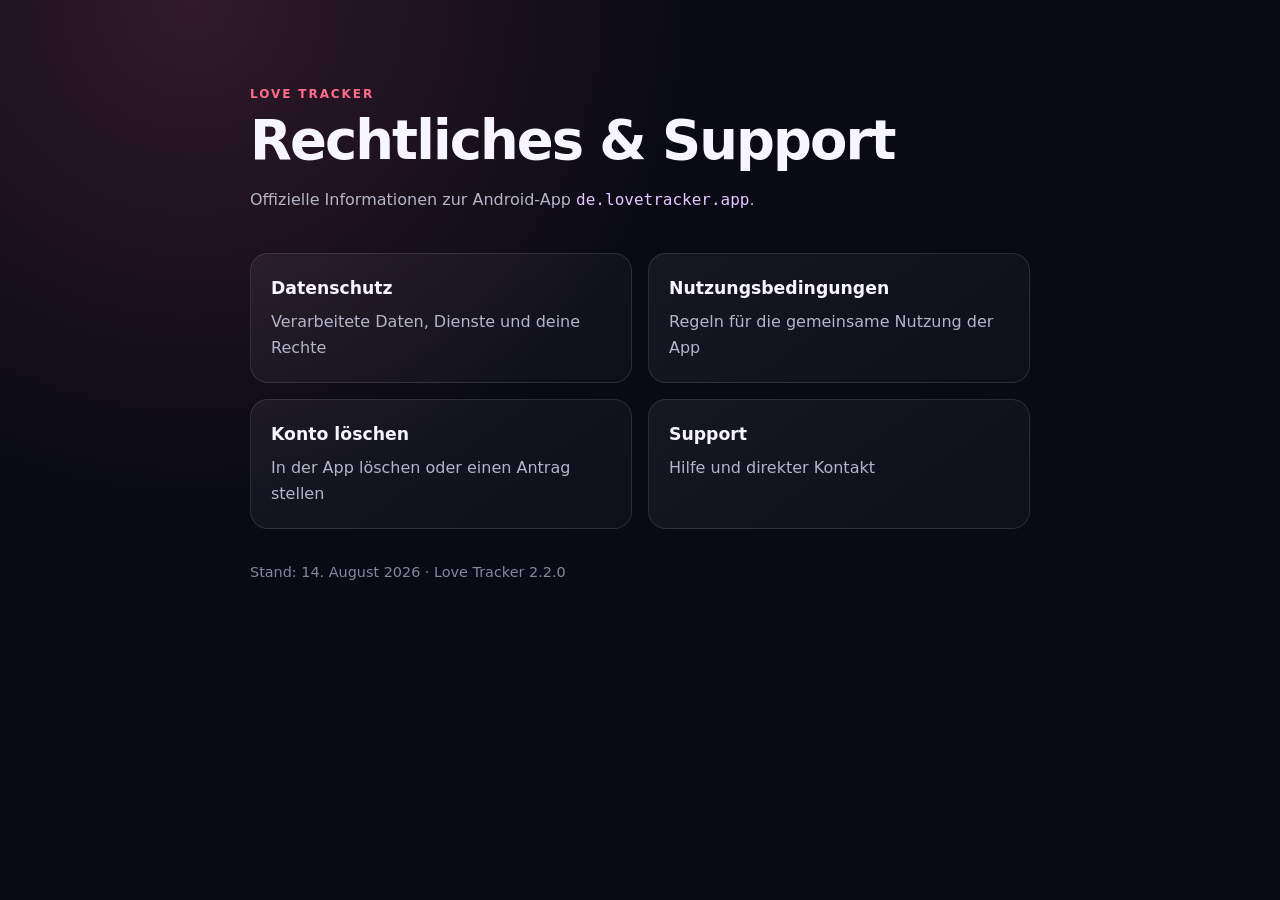
<file: index.html>
<!DOCTYPE html>
<html lang="de">
<head>
  <meta charset="utf-8">
  <meta name="viewport" content="width=device-width, initial-scale=1">
  <title>Love Tracker – Rechtliches und Support</title>
  <meta name="description" content="Datenschutz, Nutzungsbedingungen, Support und Kontolöschung für Love Tracker.">
  <link rel="stylesheet" href="style.css">
</head>
<body>
  <main>
    <header class="hero">
      <span class="eyebrow">LOVE TRACKER</span>
      <h1>Rechtliches &amp; Support</h1>
      <p>Offizielle Informationen zur Android-App <code>de.lovetracker.app</code>.</p>
    </header>
    <nav class="cards" aria-label="Rechtliche Seiten">
      <a class="card" href="privacy.html"><strong>Datenschutz</strong><span>Verarbeitete Daten, Dienste und deine Rechte</span></a>
      <a class="card" href="terms.html"><strong>Nutzungsbedingungen</strong><span>Regeln für die gemeinsame Nutzung der App</span></a>
      <a class="card" href="delete-account.html"><strong>Konto löschen</strong><span>In der App löschen oder einen Antrag stellen</span></a>
      <a class="card" href="support.html"><strong>Support</strong><span>Hilfe und direkter Kontakt</span></a>
    </nav>
    <footer>Stand: 14. August 2026 · Love Tracker 2.2.0</footer>
  </main>
</body>
</html>
</file>
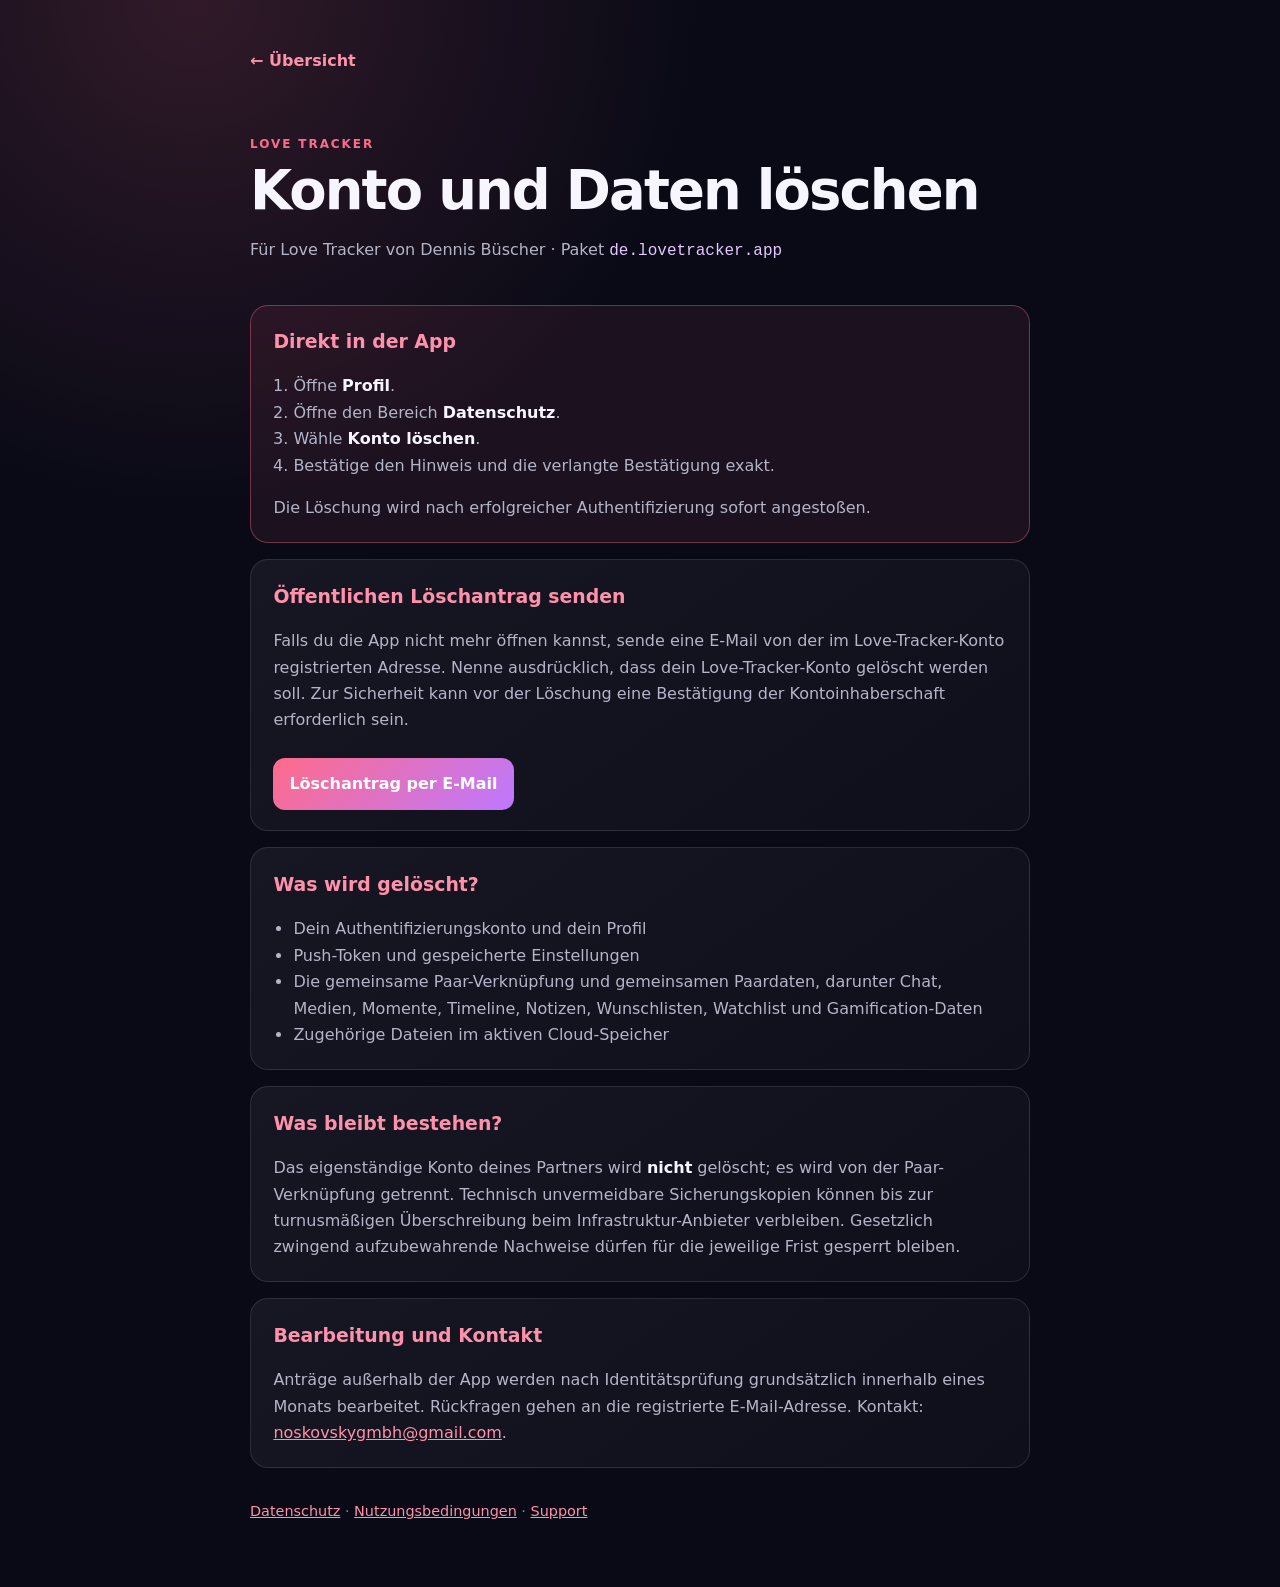
<file: delete-account.html>
<!DOCTYPE html>
<html lang="de">
<head><meta charset="utf-8"><meta name="viewport" content="width=device-width, initial-scale=1"><title>Konto löschen – Love Tracker</title><meta name="description" content="Love-Tracker-Konto und zugehörige Daten löschen oder Löschung beantragen."><link rel="stylesheet" href="style.css"></head>
<body><main>
  <nav class="top"><a href="index.html">← Übersicht</a></nav>
  <header class="hero"><span class="eyebrow">LOVE TRACKER</span><h1>Konto und Daten löschen</h1><p>Für Love Tracker von Dennis Büscher · Paket <code>de.lovetracker.app</code></p></header>
  <section class="notice"><h2>Direkt in der App</h2><ol><li>Öffne <strong>Profil</strong>.</li><li>Öffne den Bereich <strong>Datenschutz</strong>.</li><li>Wähle <strong>Konto löschen</strong>.</li><li>Bestätige den Hinweis und die verlangte Bestätigung exakt.</li></ol><p>Die Löschung wird nach erfolgreicher Authentifizierung sofort angestoßen.</p></section>
  <section><h2>Öffentlichen Löschantrag senden</h2><p>Falls du die App nicht mehr öffnen kannst, sende eine E-Mail von der im Love-Tracker-Konto registrierten Adresse. Nenne ausdrücklich, dass dein Love-Tracker-Konto gelöscht werden soll. Zur Sicherheit kann vor der Löschung eine Bestätigung der Kontoinhaberschaft erforderlich sein.</p><a class="button" href="mailto:noskovskygmbh@gmail.com?subject=Love%20Tracker%20%E2%80%93%20Kontol%C3%B6schung&body=Ich%20beantrage%20die%20L%C3%B6schung%20meines%20Love-Tracker-Kontos.%0A%0ARegistrierte%20E-Mail-Adresse%3A%20%0A">Löschantrag per E-Mail</a></section>
  <section><h2>Was wird gelöscht?</h2><ul><li>Dein Authentifizierungskonto und dein Profil</li><li>Push-Token und gespeicherte Einstellungen</li><li>Die gemeinsame Paar-Verknüpfung und gemeinsamen Paardaten, darunter Chat, Medien, Momente, Timeline, Notizen, Wunschlisten, Watchlist und Gamification-Daten</li><li>Zugehörige Dateien im aktiven Cloud-Speicher</li></ul></section>
  <section><h2>Was bleibt bestehen?</h2><p>Das eigenständige Konto deines Partners wird <strong>nicht</strong> gelöscht; es wird von der Paar-Verknüpfung getrennt. Technisch unvermeidbare Sicherungskopien können bis zur turnusmäßigen Überschreibung beim Infrastruktur-Anbieter verbleiben. Gesetzlich zwingend aufzubewahrende Nachweise dürfen für die jeweilige Frist gesperrt bleiben.</p></section>
  <section><h2>Bearbeitung und Kontakt</h2><p>Anträge außerhalb der App werden nach Identitätsprüfung grundsätzlich innerhalb eines Monats bearbeitet. Rückfragen gehen an die registrierte E-Mail-Adresse. Kontakt: <a href="mailto:noskovskygmbh@gmail.com">noskovskygmbh@gmail.com</a>.</p></section>
  <footer><a href="privacy.html">Datenschutz</a> · <a href="terms.html">Nutzungsbedingungen</a> · <a href="support.html">Support</a></footer>
</main></body></html>
</file>
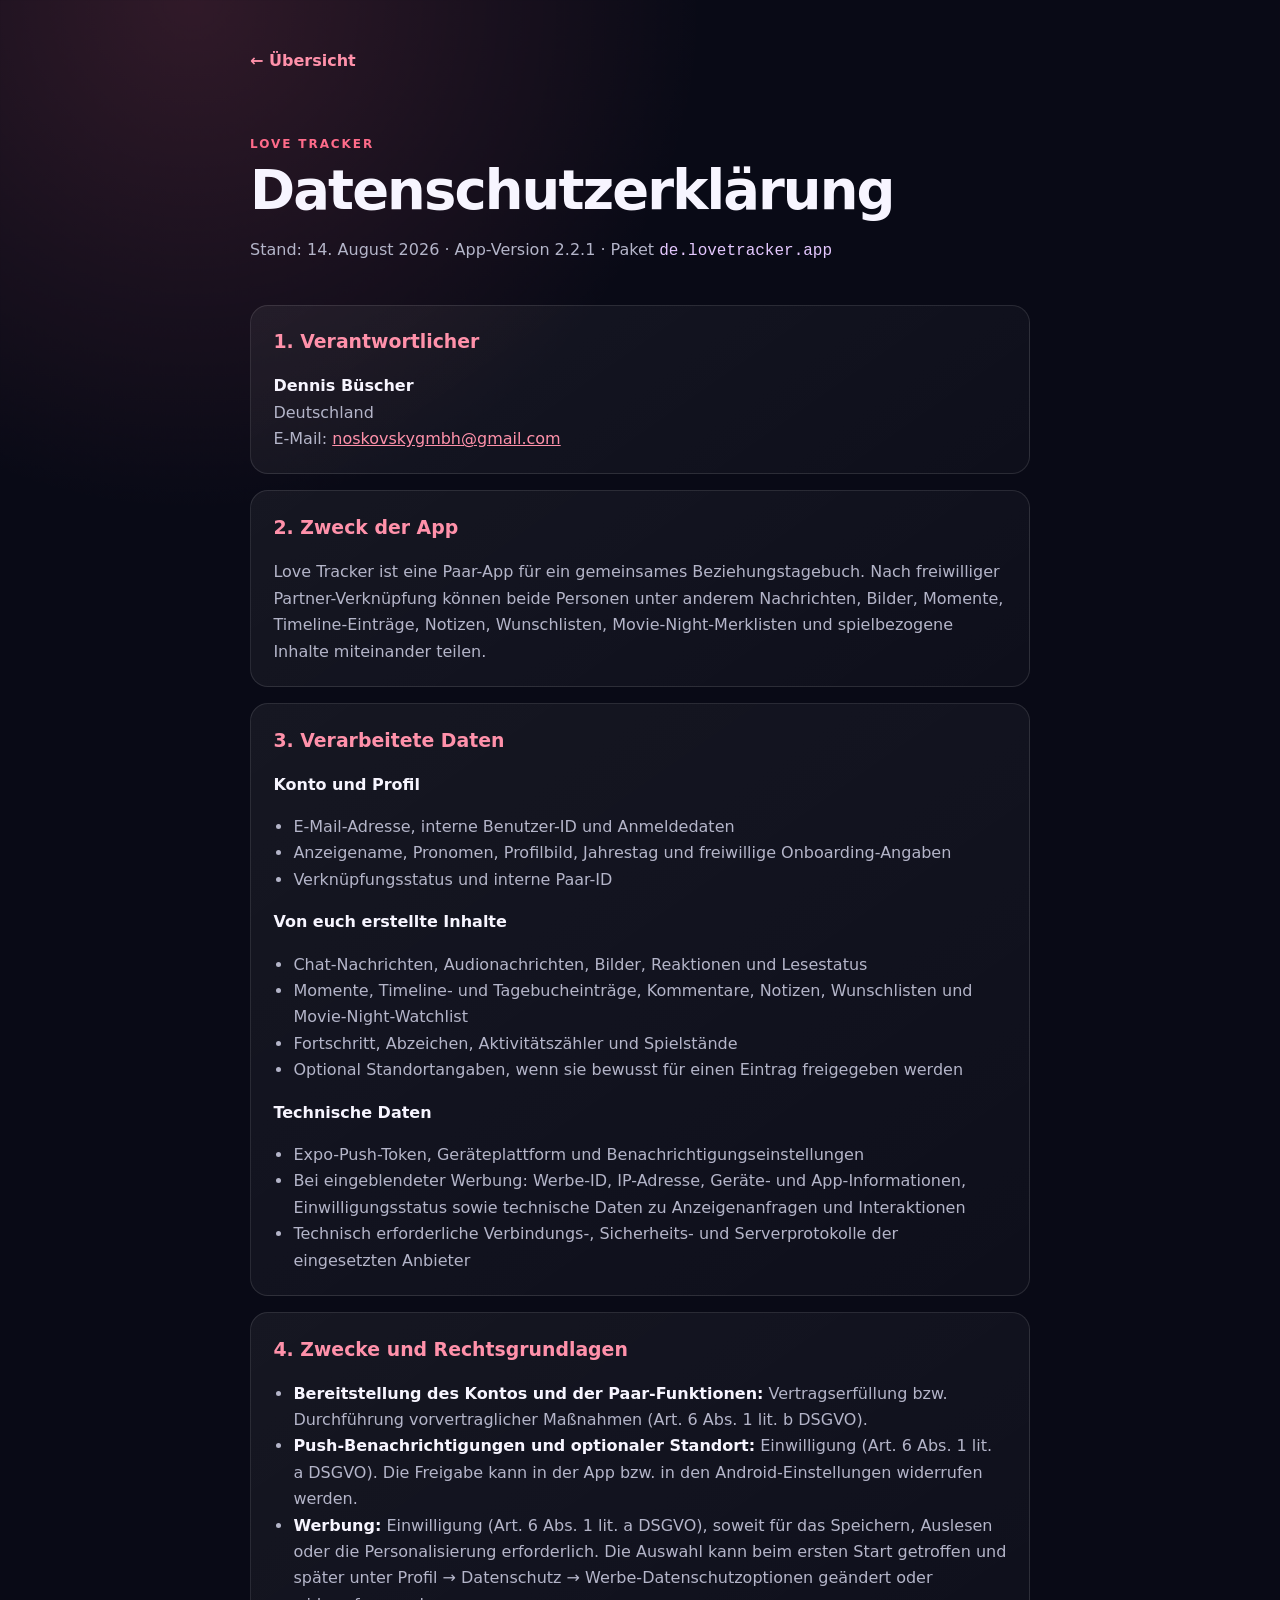
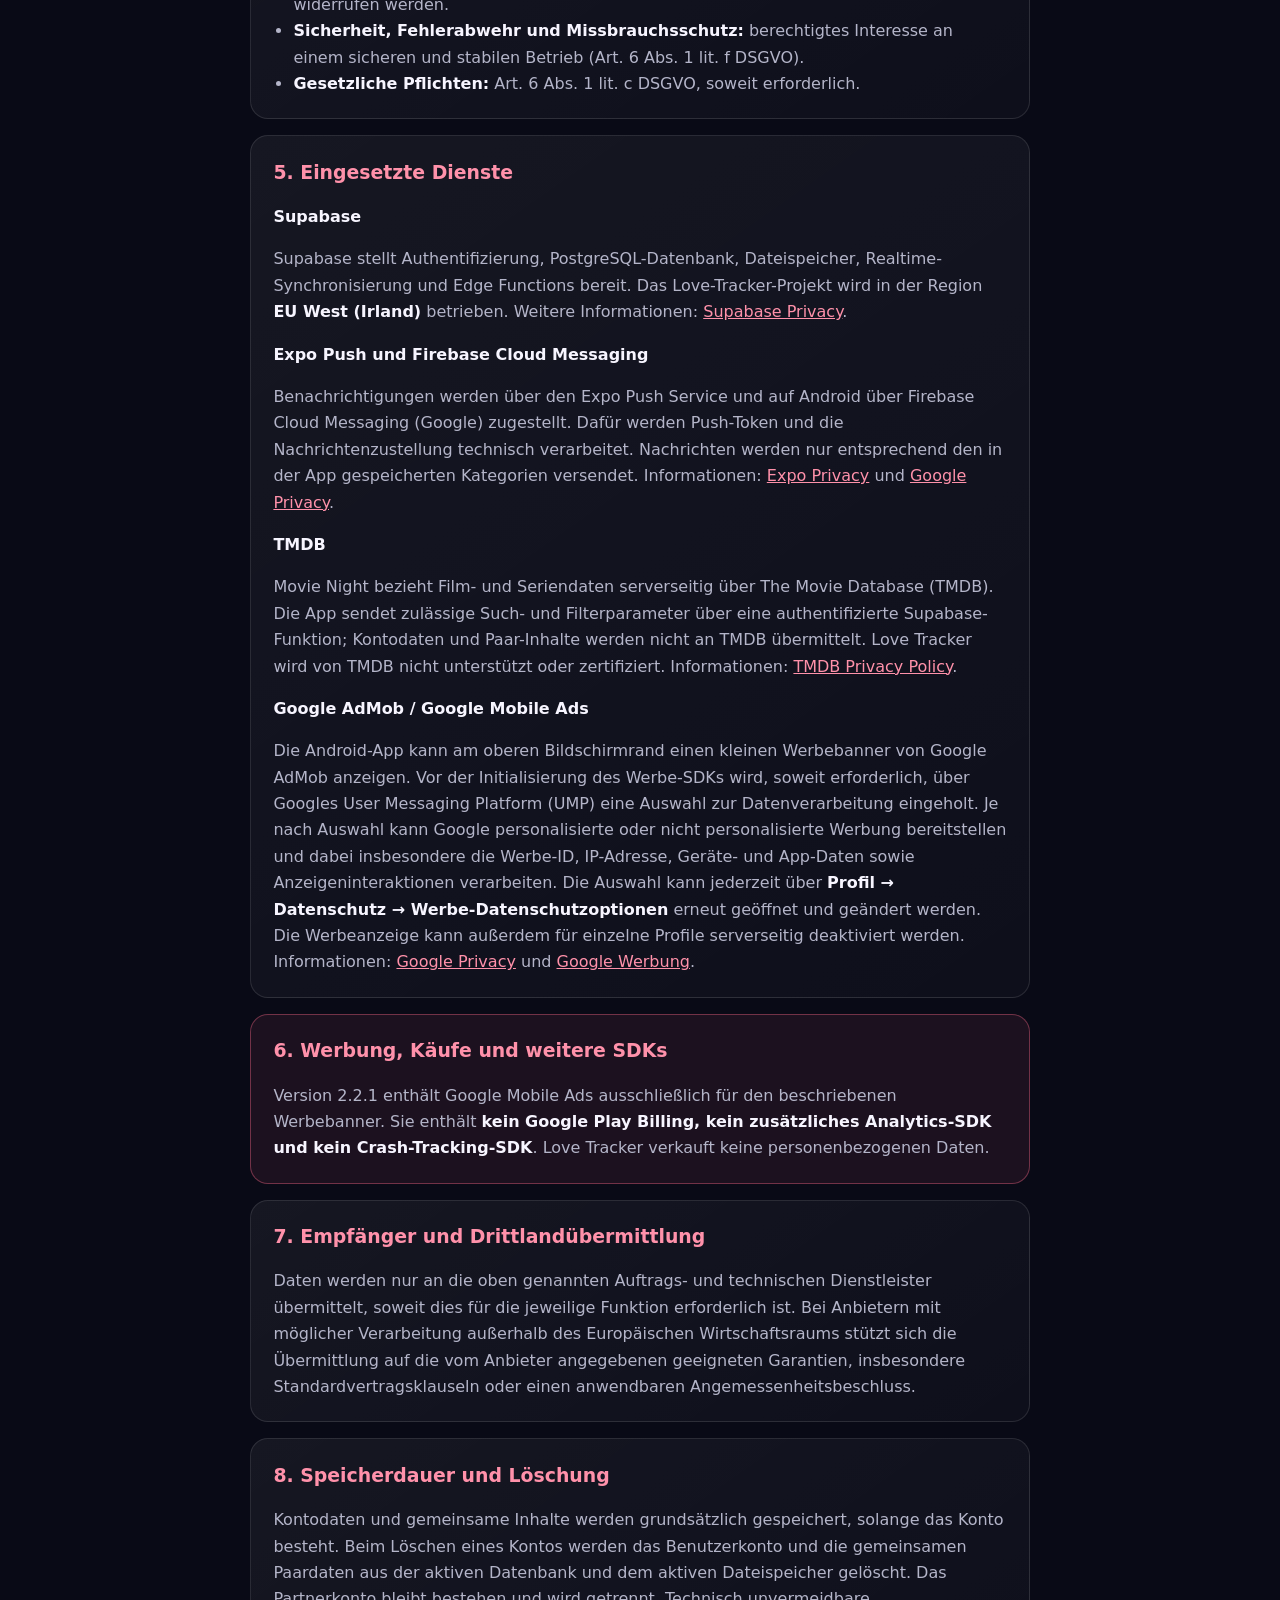
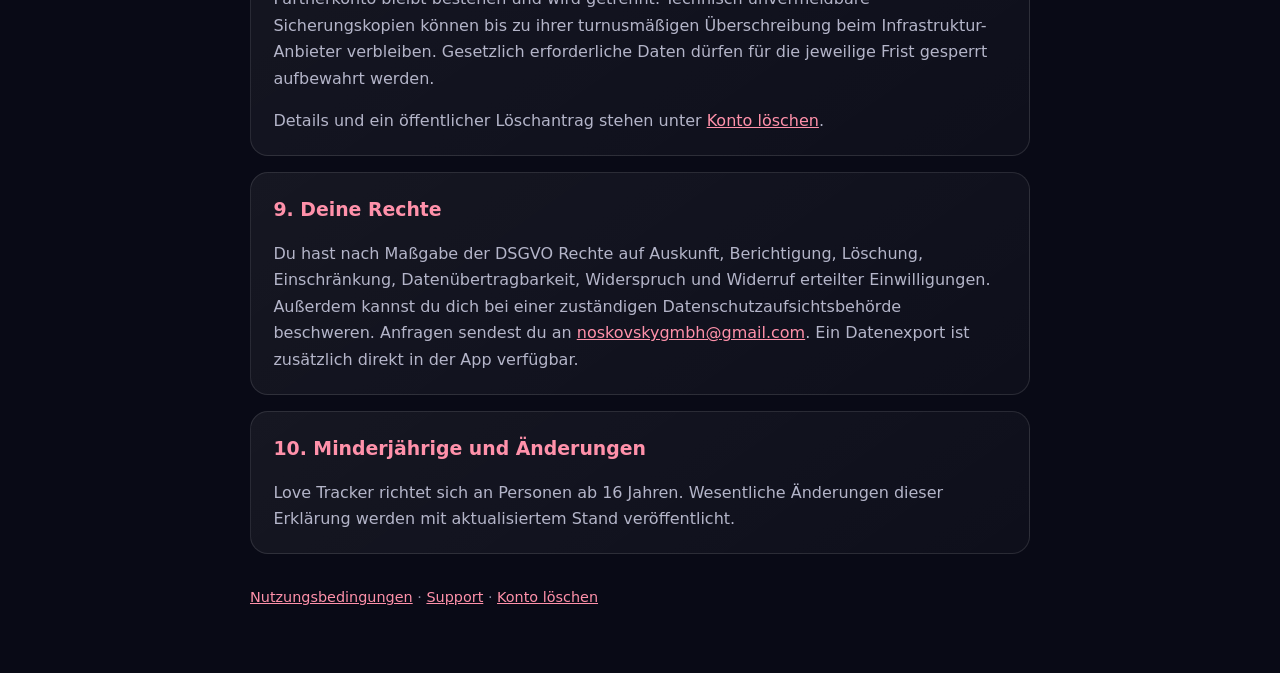
<file: privacy.html>
<!DOCTYPE html>
<html lang="de">
<head>
  <meta charset="utf-8"><meta name="viewport" content="width=device-width, initial-scale=1">
  <title>Datenschutzerklärung – Love Tracker</title>
  <meta name="description" content="Datenschutzerklärung der Love Tracker App.">
  <link rel="stylesheet" href="style.css">
</head>
<body><main>
  <nav class="top"><a href="index.html">← Übersicht</a></nav>
  <header class="hero"><span class="eyebrow">LOVE TRACKER</span><h1>Datenschutzerklärung</h1><p>Stand: 14. August 2026 · App-Version 2.2.1 · Paket <code>de.lovetracker.app</code></p></header>

  <section><h2>1. Verantwortlicher</h2><p><strong>Dennis Büscher</strong><br>Deutschland<br>E-Mail: <a href="mailto:noskovskygmbh@gmail.com">noskovskygmbh@gmail.com</a></p></section>

  <section><h2>2. Zweck der App</h2><p>Love Tracker ist eine Paar-App für ein gemeinsames Beziehungstagebuch. Nach freiwilliger Partner-Verknüpfung können beide Personen unter anderem Nachrichten, Bilder, Momente, Timeline-Einträge, Notizen, Wunschlisten, Movie-Night-Merklisten und spielbezogene Inhalte miteinander teilen.</p></section>

  <section><h2>3. Verarbeitete Daten</h2>
    <h3>Konto und Profil</h3><ul><li>E-Mail-Adresse, interne Benutzer-ID und Anmeldedaten</li><li>Anzeigename, Pronomen, Profilbild, Jahrestag und freiwillige Onboarding-Angaben</li><li>Verknüpfungsstatus und interne Paar-ID</li></ul>
    <h3>Von euch erstellte Inhalte</h3><ul><li>Chat-Nachrichten, Audionachrichten, Bilder, Reaktionen und Lesestatus</li><li>Momente, Timeline- und Tagebucheinträge, Kommentare, Notizen, Wunschlisten und Movie-Night-Watchlist</li><li>Fortschritt, Abzeichen, Aktivitätszähler und Spielstände</li><li>Optional Standortangaben, wenn sie bewusst für einen Eintrag freigegeben werden</li></ul>
    <h3>Technische Daten</h3><ul><li>Expo-Push-Token, Geräteplattform und Benachrichtigungseinstellungen</li><li>Bei eingeblendeter Werbung: Werbe-ID, IP-Adresse, Geräte- und App-Informationen, Einwilligungsstatus sowie technische Daten zu Anzeigenanfragen und Interaktionen</li><li>Technisch erforderliche Verbindungs-, Sicherheits- und Serverprotokolle der eingesetzten Anbieter</li></ul>
  </section>

  <section><h2>4. Zwecke und Rechtsgrundlagen</h2><ul><li><strong>Bereitstellung des Kontos und der Paar-Funktionen:</strong> Vertragserfüllung bzw. Durchführung vorvertraglicher Maßnahmen (Art. 6 Abs. 1 lit. b DSGVO).</li><li><strong>Push-Benachrichtigungen und optionaler Standort:</strong> Einwilligung (Art. 6 Abs. 1 lit. a DSGVO). Die Freigabe kann in der App bzw. in den Android-Einstellungen widerrufen werden.</li><li><strong>Werbung:</strong> Einwilligung (Art. 6 Abs. 1 lit. a DSGVO), soweit für das Speichern, Auslesen oder die Personalisierung erforderlich. Die Auswahl kann beim ersten Start getroffen und später unter Profil → Datenschutz → Werbe-Datenschutzoptionen geändert oder widerrufen werden.</li><li><strong>Sicherheit, Fehlerabwehr und Missbrauchsschutz:</strong> berechtigtes Interesse an einem sicheren und stabilen Betrieb (Art. 6 Abs. 1 lit. f DSGVO).</li><li><strong>Gesetzliche Pflichten:</strong> Art. 6 Abs. 1 lit. c DSGVO, soweit erforderlich.</li></ul></section>

  <section><h2>5. Eingesetzte Dienste</h2>
    <h3>Supabase</h3><p>Supabase stellt Authentifizierung, PostgreSQL-Datenbank, Dateispeicher, Realtime-Synchronisierung und Edge Functions bereit. Das Love-Tracker-Projekt wird in der Region <strong>EU West (Irland)</strong> betrieben. Weitere Informationen: <a href="https://supabase.com/privacy" rel="noopener noreferrer">Supabase Privacy</a>.</p>
    <h3>Expo Push und Firebase Cloud Messaging</h3><p>Benachrichtigungen werden über den Expo Push Service und auf Android über Firebase Cloud Messaging (Google) zugestellt. Dafür werden Push-Token und die Nachrichtenzustellung technisch verarbeitet. Nachrichten werden nur entsprechend den in der App gespeicherten Kategorien versendet. Informationen: <a href="https://expo.dev/privacy" rel="noopener noreferrer">Expo Privacy</a> und <a href="https://policies.google.com/privacy" rel="noopener noreferrer">Google Privacy</a>.</p>
    <h3>TMDB</h3><p>Movie Night bezieht Film- und Seriendaten serverseitig über The Movie Database (TMDB). Die App sendet zulässige Such- und Filterparameter über eine authentifizierte Supabase-Funktion; Kontodaten und Paar-Inhalte werden nicht an TMDB übermittelt. Love Tracker wird von TMDB nicht unterstützt oder zertifiziert. Informationen: <a href="https://www.themoviedb.org/privacy-policy" rel="noopener noreferrer">TMDB Privacy Policy</a>.</p>
    <h3>Google AdMob / Google Mobile Ads</h3><p>Die Android-App kann am oberen Bildschirmrand einen kleinen Werbebanner von Google AdMob anzeigen. Vor der Initialisierung des Werbe-SDKs wird, soweit erforderlich, über Googles User Messaging Platform (UMP) eine Auswahl zur Datenverarbeitung eingeholt. Je nach Auswahl kann Google personalisierte oder nicht personalisierte Werbung bereitstellen und dabei insbesondere die Werbe-ID, IP-Adresse, Geräte- und App-Daten sowie Anzeigeninteraktionen verarbeiten. Die Auswahl kann jederzeit über <strong>Profil → Datenschutz → Werbe-Datenschutzoptionen</strong> erneut geöffnet und geändert werden. Die Werbeanzeige kann außerdem für einzelne Profile serverseitig deaktiviert werden. Informationen: <a href="https://policies.google.com/privacy" rel="noopener noreferrer">Google Privacy</a> und <a href="https://policies.google.com/technologies/ads" rel="noopener noreferrer">Google Werbung</a>.</p>
  </section>

  <section class="notice"><h2>6. Werbung, Käufe und weitere SDKs</h2><p>Version 2.2.1 enthält Google Mobile Ads ausschließlich für den beschriebenen Werbebanner. Sie enthält <strong>kein Google Play Billing, kein zusätzliches Analytics-SDK und kein Crash-Tracking-SDK</strong>. Love Tracker verkauft keine personenbezogenen Daten.</p></section>

  <section><h2>7. Empfänger und Drittlandübermittlung</h2><p>Daten werden nur an die oben genannten Auftrags- und technischen Dienstleister übermittelt, soweit dies für die jeweilige Funktion erforderlich ist. Bei Anbietern mit möglicher Verarbeitung außerhalb des Europäischen Wirtschaftsraums stützt sich die Übermittlung auf die vom Anbieter angegebenen geeigneten Garantien, insbesondere Standardvertragsklauseln oder einen anwendbaren Angemessenheitsbeschluss.</p></section>

  <section><h2>8. Speicherdauer und Löschung</h2><p>Kontodaten und gemeinsame Inhalte werden grundsätzlich gespeichert, solange das Konto besteht. Beim Löschen eines Kontos werden das Benutzerkonto und die gemeinsamen Paardaten aus der aktiven Datenbank und dem aktiven Dateispeicher gelöscht. Das Partnerkonto bleibt bestehen und wird getrennt. Technisch unvermeidbare Sicherungskopien können bis zu ihrer turnusmäßigen Überschreibung beim Infrastruktur-Anbieter verbleiben. Gesetzlich erforderliche Daten dürfen für die jeweilige Frist gesperrt aufbewahrt werden.</p><p>Details und ein öffentlicher Löschantrag stehen unter <a href="delete-account.html">Konto löschen</a>.</p></section>

  <section><h2>9. Deine Rechte</h2><p>Du hast nach Maßgabe der DSGVO Rechte auf Auskunft, Berichtigung, Löschung, Einschränkung, Datenübertragbarkeit, Widerspruch und Widerruf erteilter Einwilligungen. Außerdem kannst du dich bei einer zuständigen Datenschutzaufsichtsbehörde beschweren. Anfragen sendest du an <a href="mailto:noskovskygmbh@gmail.com">noskovskygmbh@gmail.com</a>. Ein Datenexport ist zusätzlich direkt in der App verfügbar.</p></section>

  <section><h2>10. Minderjährige und Änderungen</h2><p>Love Tracker richtet sich an Personen ab 16 Jahren. Wesentliche Änderungen dieser Erklärung werden mit aktualisiertem Stand veröffentlicht.</p></section>
  <footer><a href="terms.html">Nutzungsbedingungen</a> · <a href="support.html">Support</a> · <a href="delete-account.html">Konto löschen</a></footer>
</main></body></html>
</file>
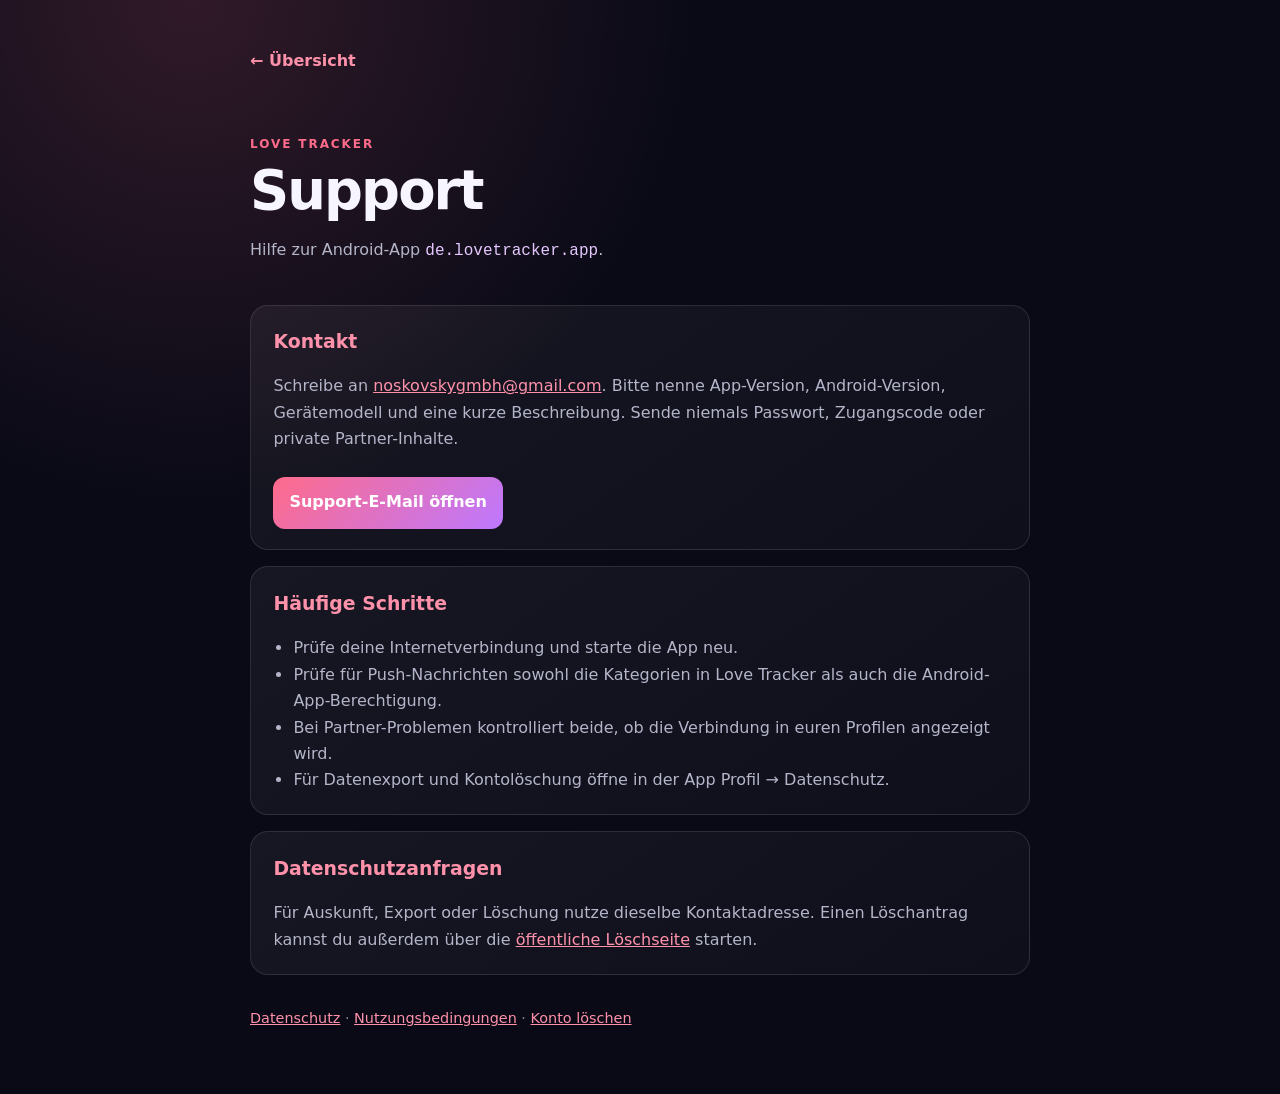
<file: support.html>
<!DOCTYPE html>
<html lang="de">
<head><meta charset="utf-8"><meta name="viewport" content="width=device-width, initial-scale=1"><title>Support – Love Tracker</title><meta name="description" content="Support und Kontakt für Love Tracker."><link rel="stylesheet" href="style.css"></head>
<body><main>
  <nav class="top"><a href="index.html">← Übersicht</a></nav>
  <header class="hero"><span class="eyebrow">LOVE TRACKER</span><h1>Support</h1><p>Hilfe zur Android-App <code>de.lovetracker.app</code>.</p></header>
  <section><h2>Kontakt</h2><p>Schreibe an <a href="mailto:noskovskygmbh@gmail.com">noskovskygmbh@gmail.com</a>. Bitte nenne App-Version, Android-Version, Gerätemodell und eine kurze Beschreibung. Sende niemals Passwort, Zugangscode oder private Partner-Inhalte.</p><a class="button" href="mailto:noskovskygmbh@gmail.com?subject=Love%20Tracker%20Support%202.2.0">Support-E-Mail öffnen</a></section>
  <section><h2>Häufige Schritte</h2><ul><li>Prüfe deine Internetverbindung und starte die App neu.</li><li>Prüfe für Push-Nachrichten sowohl die Kategorien in Love Tracker als auch die Android-App-Berechtigung.</li><li>Bei Partner-Problemen kontrolliert beide, ob die Verbindung in euren Profilen angezeigt wird.</li><li>Für Datenexport und Kontolöschung öffne in der App Profil → Datenschutz.</li></ul></section>
  <section><h2>Datenschutzanfragen</h2><p>Für Auskunft, Export oder Löschung nutze dieselbe Kontaktadresse. Einen Löschantrag kannst du außerdem über die <a href="delete-account.html">öffentliche Löschseite</a> starten.</p></section>
  <footer><a href="privacy.html">Datenschutz</a> · <a href="terms.html">Nutzungsbedingungen</a> · <a href="delete-account.html">Konto löschen</a></footer>
</main></body></html>
</file>
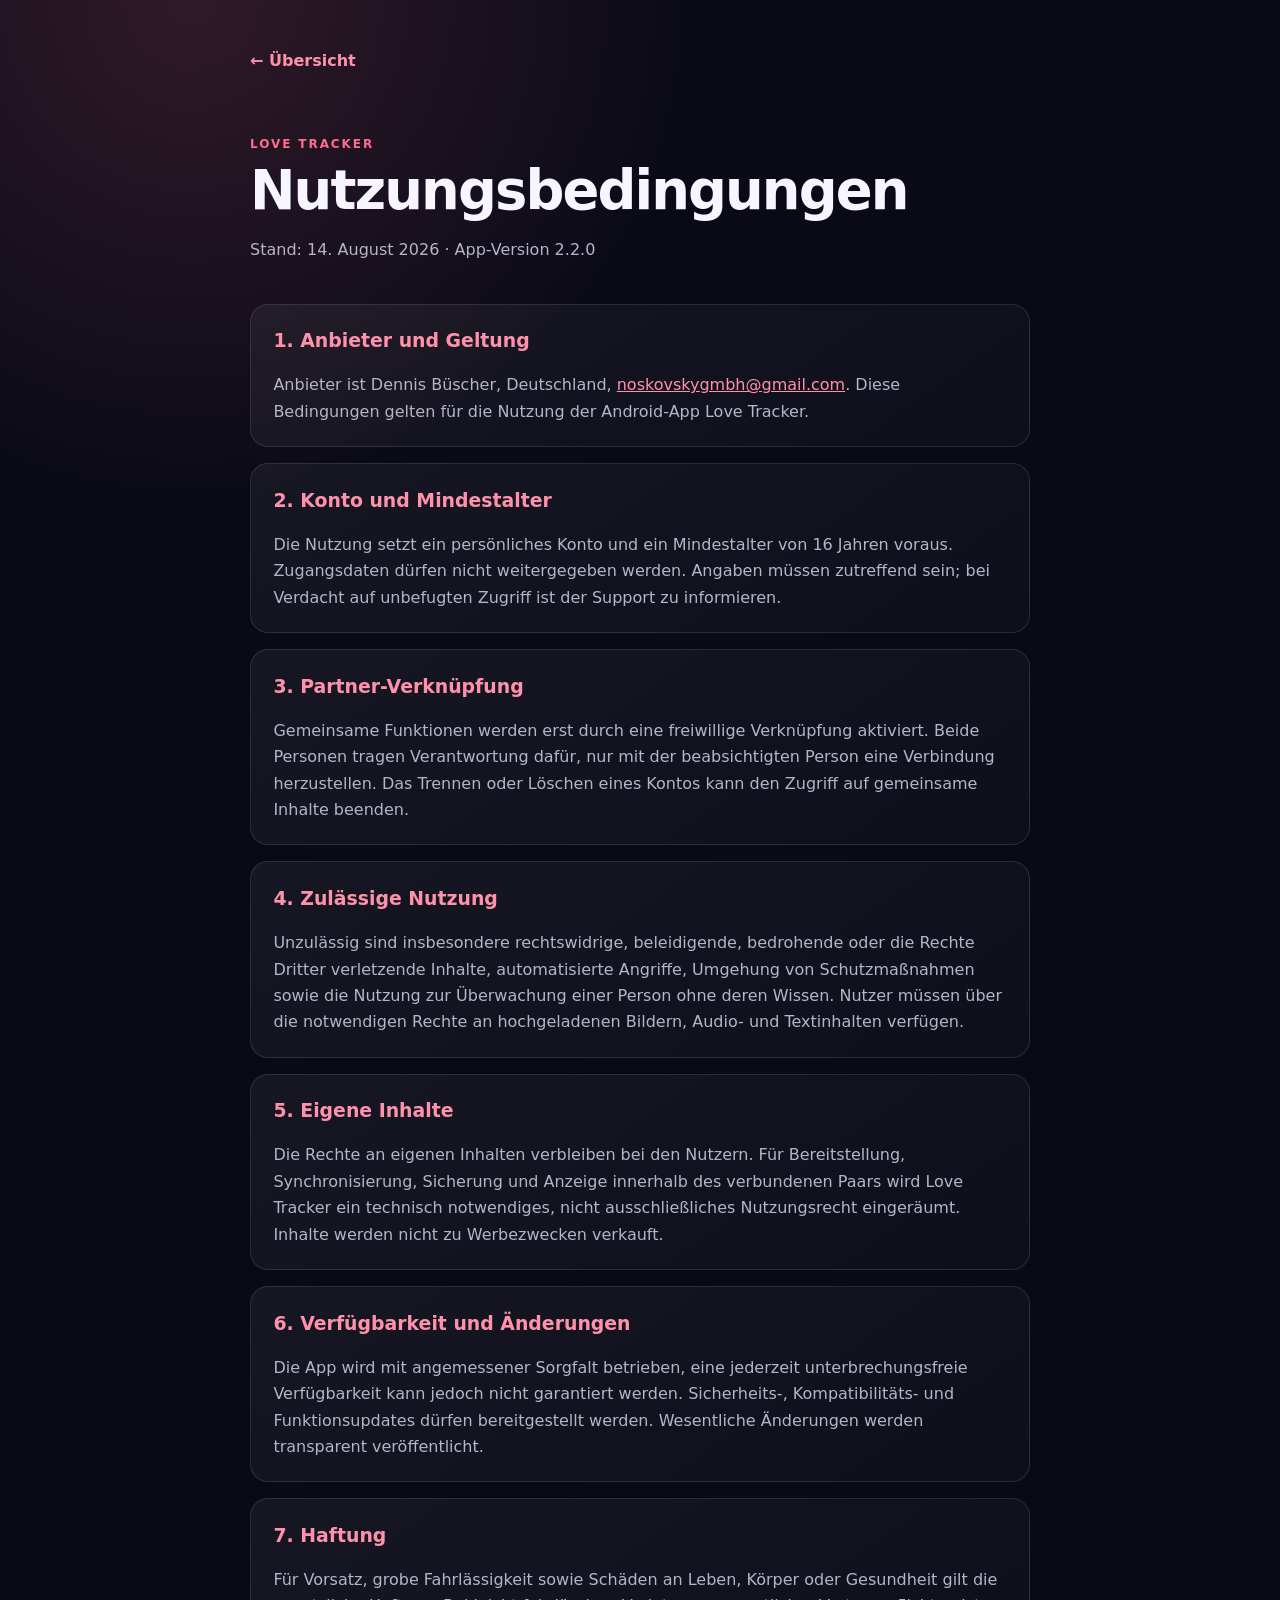
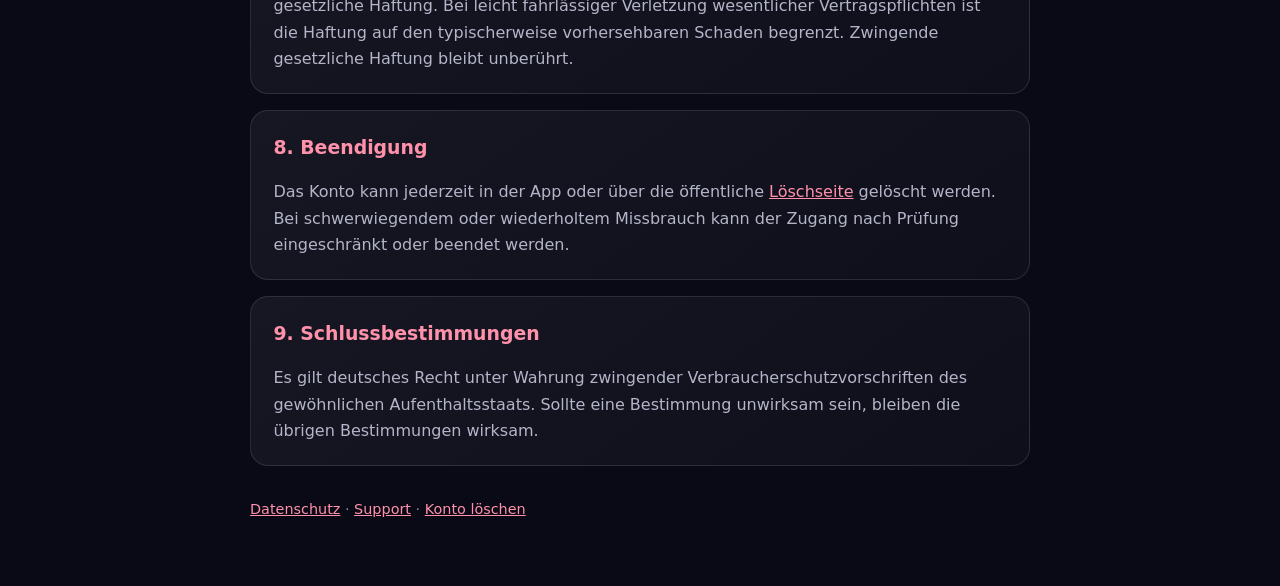
<file: terms.html>
<!DOCTYPE html>
<html lang="de">
<head><meta charset="utf-8"><meta name="viewport" content="width=device-width, initial-scale=1"><title>Nutzungsbedingungen – Love Tracker</title><meta name="description" content="Nutzungsbedingungen der Love Tracker App."><link rel="stylesheet" href="style.css"></head>
<body><main>
  <nav class="top"><a href="index.html">← Übersicht</a></nav>
  <header class="hero"><span class="eyebrow">LOVE TRACKER</span><h1>Nutzungsbedingungen</h1><p>Stand: 14. August 2026 · App-Version 2.2.0</p></header>
  <section><h2>1. Anbieter und Geltung</h2><p>Anbieter ist Dennis Büscher, Deutschland, <a href="mailto:noskovskygmbh@gmail.com">noskovskygmbh@gmail.com</a>. Diese Bedingungen gelten für die Nutzung der Android-App Love Tracker.</p></section>
  <section><h2>2. Konto und Mindestalter</h2><p>Die Nutzung setzt ein persönliches Konto und ein Mindestalter von 16 Jahren voraus. Zugangsdaten dürfen nicht weitergegeben werden. Angaben müssen zutreffend sein; bei Verdacht auf unbefugten Zugriff ist der Support zu informieren.</p></section>
  <section><h2>3. Partner-Verknüpfung</h2><p>Gemeinsame Funktionen werden erst durch eine freiwillige Verknüpfung aktiviert. Beide Personen tragen Verantwortung dafür, nur mit der beabsichtigten Person eine Verbindung herzustellen. Das Trennen oder Löschen eines Kontos kann den Zugriff auf gemeinsame Inhalte beenden.</p></section>
  <section><h2>4. Zulässige Nutzung</h2><p>Unzulässig sind insbesondere rechtswidrige, beleidigende, bedrohende oder die Rechte Dritter verletzende Inhalte, automatisierte Angriffe, Umgehung von Schutzmaßnahmen sowie die Nutzung zur Überwachung einer Person ohne deren Wissen. Nutzer müssen über die notwendigen Rechte an hochgeladenen Bildern, Audio- und Textinhalten verfügen.</p></section>
  <section><h2>5. Eigene Inhalte</h2><p>Die Rechte an eigenen Inhalten verbleiben bei den Nutzern. Für Bereitstellung, Synchronisierung, Sicherung und Anzeige innerhalb des verbundenen Paars wird Love Tracker ein technisch notwendiges, nicht ausschließliches Nutzungsrecht eingeräumt. Inhalte werden nicht zu Werbezwecken verkauft.</p></section>
  <section><h2>6. Verfügbarkeit und Änderungen</h2><p>Die App wird mit angemessener Sorgfalt betrieben, eine jederzeit unterbrechungsfreie Verfügbarkeit kann jedoch nicht garantiert werden. Sicherheits-, Kompatibilitäts- und Funktionsupdates dürfen bereitgestellt werden. Wesentliche Änderungen werden transparent veröffentlicht.</p></section>
  <section><h2>7. Haftung</h2><p>Für Vorsatz, grobe Fahrlässigkeit sowie Schäden an Leben, Körper oder Gesundheit gilt die gesetzliche Haftung. Bei leicht fahrlässiger Verletzung wesentlicher Vertragspflichten ist die Haftung auf den typischerweise vorhersehbaren Schaden begrenzt. Zwingende gesetzliche Haftung bleibt unberührt.</p></section>
  <section><h2>8. Beendigung</h2><p>Das Konto kann jederzeit in der App oder über die öffentliche <a href="delete-account.html">Löschseite</a> gelöscht werden. Bei schwerwiegendem oder wiederholtem Missbrauch kann der Zugang nach Prüfung eingeschränkt oder beendet werden.</p></section>
  <section><h2>9. Schlussbestimmungen</h2><p>Es gilt deutsches Recht unter Wahrung zwingender Verbraucherschutzvorschriften des gewöhnlichen Aufenthaltsstaats. Sollte eine Bestimmung unwirksam sein, bleiben die übrigen Bestimmungen wirksam.</p></section>
  <footer><a href="privacy.html">Datenschutz</a> · <a href="support.html">Support</a> · <a href="delete-account.html">Konto löschen</a></footer>
</main></body></html>
</file>
<file: style.css>
:root {
  color-scheme: dark;
  --bg: #090a16;
  --surface: #131527;
  --surface-soft: #1a1d33;
  --text: #f7f5ff;
  --muted: #b4b5c9;
  --accent: #ff6b8a;
  --accent-soft: #bd78ff;
  --border: rgba(255, 255, 255, .11);
}
* { box-sizing: border-box; }
html { background: var(--bg); }
body {
  margin: 0;
  font: 16px/1.65 Inter, ui-sans-serif, system-ui, -apple-system, "Segoe UI", sans-serif;
  background: radial-gradient(circle at 15% 0%, rgba(255,107,138,.16), transparent 32rem), var(--bg);
  color: var(--text);
}
main { width: min(780px, calc(100% - 2rem)); margin: 0 auto; padding: 3rem 0 4rem; }
.hero { padding: 2rem 0 1.5rem; }
.eyebrow { color: var(--accent); font-weight: 800; letter-spacing: .16em; font-size: .75rem; }
h1 { margin: .35rem 0 .6rem; font-size: clamp(2rem, 7vw, 3.4rem); line-height: 1.08; letter-spacing: -.035em; }
h2 { margin: 0 0 .65rem; font-size: 1.18rem; color: #ff91aa; }
h3 { font-size: 1rem; margin: 1rem 0 .35rem; }
p, li { color: var(--muted); }
strong { color: var(--text); }
a { color: #ff91aa; }
code { color: #e5c8ff; }
nav.top { margin-bottom: 1.5rem; }
nav.top a { text-decoration: none; font-weight: 700; }
.cards { display: grid; grid-template-columns: repeat(2, minmax(0, 1fr)); gap: 1rem; }
.card, section {
  border: 1px solid var(--border);
  background: linear-gradient(145deg, rgba(255,255,255,.055), rgba(255,255,255,.025));
  border-radius: 18px;
}
.card { display: flex; flex-direction: column; gap: .4rem; padding: 1.25rem; text-decoration: none; min-height: 130px; }
.card:hover, .card:focus-visible { border-color: rgba(255,107,138,.58); transform: translateY(-1px); }
.card strong { font-size: 1.08rem; }
.card span { color: var(--muted); }
section { padding: 1.3rem 1.4rem; margin: 0 0 1rem; }
section p:last-child, section ul:last-child { margin-bottom: 0; }
ul, ol { padding-left: 1.25rem; }
.notice { border-color: rgba(255,107,138,.38); background: rgba(255,107,138,.08); }
.button {
  display: inline-block; margin-top: .5rem; padding: .8rem 1rem; border-radius: 12px;
  background: linear-gradient(135deg, var(--accent), var(--accent-soft)); color: #fff;
  text-decoration: none; font-weight: 800;
}
footer { margin-top: 2rem; color: #85879e; font-size: .9rem; }
@media (max-width: 620px) { .cards { grid-template-columns: 1fr; } main { padding-top: 1.5rem; } }
@media (prefers-reduced-motion: no-preference) { .card { transition: transform .18s ease, border-color .18s ease; } }
</file>
